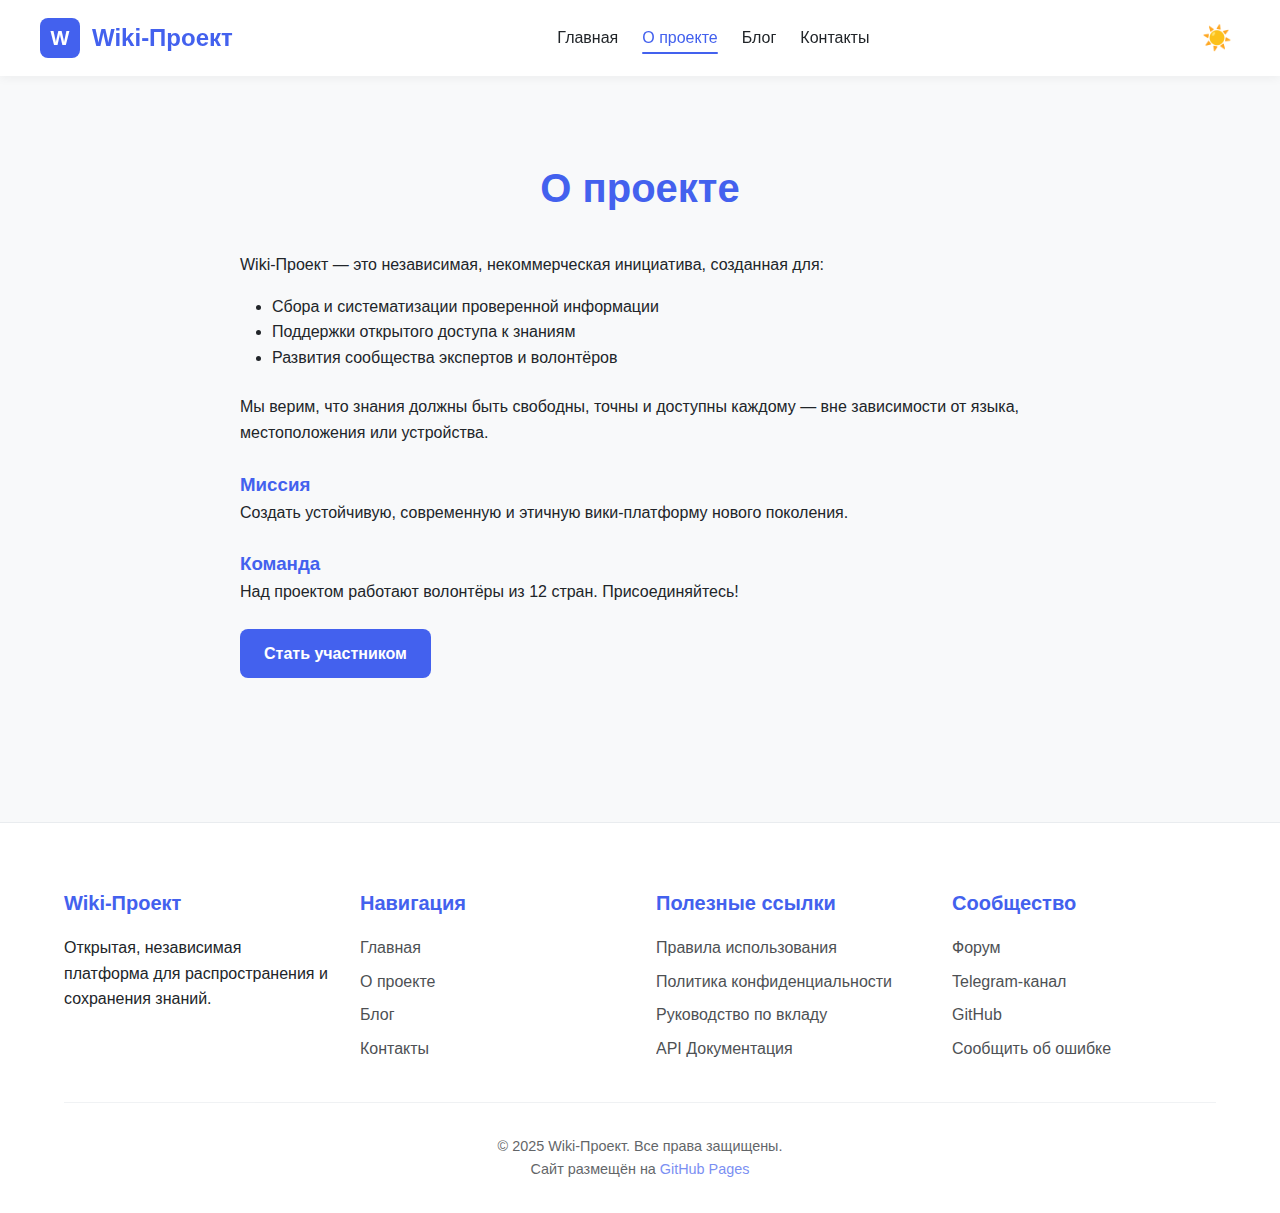
<file: about.html>
<!DOCTYPE html>
<html lang="ru">
<head>
  <meta charset="UTF-8" />
  <meta name="viewport" content="width=device-width, initial-scale=1.0"/>
  <title>Wiki-Проект | О проекте</title>
  <link rel="icon" href="https://placehold.co/32x32/4361ee/white?text=W" type="image/x-icon">
  <style>
    /* ===== Системные переменные ===== */
    :root {
      --primary: #4361ee;
      --primary-dark: #3a56d4;
      --secondary: #7209b7;
      --accent: #f72585;
      --light-bg: #f8f9fa;
      --dark-bg: #121212;
      --light-text: #212529;
      --dark-text: #f8f9fa;
      --card-bg-light: #ffffff;
      --card-bg-dark: #1e1e1e;
      --border-light: #e9ecef;
      --border-dark: #333333;
      --shadow-light: 0 4px 12px rgba(0,0,0,0.05);
      --shadow-dark: 0 4px 12px rgba(0,0,0,0.2);
      --transition: all 0.3s ease;
    }

    /* ===== Общие стили ===== */
    * {
      margin: 0;
      padding: 0;
      box-sizing: border-box;
    }

    body {
      font-family: -apple-system, BlinkMacSystemFont, 'Segoe UI', Roboto, Oxygen, Ubuntu, Cantarell, 'Open Sans', 'Helvetica Neue', sans-serif;
      line-height: 1.6;
      color: var(--light-text);
      background-color: var(--light-bg);
      transition: var(--transition);
    }

    body[data-theme="dark"] {
      background-color: var(--dark-bg);
      color: var(--dark-text);
    }

    .container {
      width: 100%;
      max-width: 1200px;
      margin: 0 auto;
      padding: 0 1.5rem;
    }

    .section {
      padding: 80px 0;
    }

    .section-title {
      font-size: 2.5rem;
      font-weight: 700;
      text-align: center;
      margin-bottom: 2rem;
      color: var(--primary);
    }

    body[data-theme="dark"] .section-title {
      color: #a0a0ff;
    }

    /* ===== Header ===== */
    header {
      background-color: var(--card-bg-light);
      box-shadow: 0 2px 10px rgba(0,0,0,0.05);
      position: sticky;
      top: 0;
      z-index: 1000;
      transition: var(--transition);
    }

    body[data-theme="dark"] header {
      background-color: var(--card-bg-dark);
      box-shadow: 0 2px 10px rgba(0,0,0,0.3);
    }

    .header-container {
      display: flex;
      justify-content: space-between;
      align-items: center;
      padding: 1rem 0;
    }

    .logo {
      display: flex;
      align-items: center;
      gap: 0.75rem;
      text-decoration: none;
      font-size: 1.5rem;
      font-weight: 700;
      color: var(--primary);
    }

    .logo-img {
      width: 40px;
      height: 40px;
      border-radius: 8px;
      background-color: var(--primary);
      color: white;
      display: flex;
      align-items: center;
      justify-content: center;
      font-weight: bold;
      font-size: 1.25rem;
    }

    nav ul {
      display: flex;
      list-style: none;
      gap: 1.5rem;
    }

    nav a {
      text-decoration: none;
      font-weight: 500;
      color: var(--light-text);
      padding: 0.5rem 0;
      position: relative;
      transition: var(--transition);
    }

    body[data-theme="dark"] nav a {
      color: var(--dark-text);
    }

    nav a:hover {
      color: var(--primary);
    }

    nav a.active,
    nav a.active:hover {
      color: var(--primary);
    }

    nav a.active::after {
      content: '';
      position: absolute;
      bottom: 0;
      left: 0;
      width: 100%;
      height: 2px;
      background-color: var(--primary);
      border-radius: 1px;
    }

    .mobile-toggle,
    .theme-toggle {
      background: none;
      border: none;
      font-size: 1.5rem;
      cursor: pointer;
      padding: 0.5rem;
      border-radius: 6px;
      transition: var(--transition);
    }

    .mobile-toggle:hover,
    .theme-toggle:hover {
      background-color: rgba(67, 97, 238, 0.1);
    }

    body[data-theme="dark"] .mobile-toggle:hover,
    body[data-theme="dark"] .theme-toggle:hover {
      background-color: rgba(255, 255, 255, 0.1);
    }

    /* Mobile menu */
    .mobile-toggle {
      display: none;
    }

    /* ===== Контент ===== */
    .btn {
      display: inline-block;
      background-color: var(--primary);
      color: white;
      padding: 0.75rem 1.5rem;
      border-radius: 8px;
      text-decoration: none;
      font-weight: 600;
      transition: var(--transition);
      border: none;
      cursor: pointer;
    }

    .btn:hover {
      background-color: var(--primary-dark);
      transform: translateY(-2px);
      box-shadow: 0 4px 8px rgba(67, 97, 238, 0.3);
    }

    /* ===== Footer ===== */
    footer {
      background-color: var(--card-bg-light);
      padding: 4rem 0 2rem;
      margin-top: 4rem;
      border-top: 1px solid var(--border-light);
    }

    body[data-theme="dark"] footer {
      background-color: var(--card-bg-dark);
      border-top: 1px solid var(--border-dark);
    }

    .footer-grid {
      display: grid;
      grid-template-columns: repeat(4, 1fr);
      gap: 2rem;
      margin-bottom: 2rem;
    }

    .footer-col h3 {
      font-size: 1.25rem;
      margin-bottom: 1rem;
      color: var(--primary);
    }

    body[data-theme="dark"] .footer-col h3 {
      color: #a0a0ff;
    }

    .footer-links {
      list-style: none;
    }

    .footer-links li {
      margin-bottom: 0.5rem;
    }

    .footer-links a {
      text-decoration: none;
      color: var(--light-text);
      opacity: 0.8;
      transition: var(--transition);
    }

    body[data-theme="dark"] .footer-links a {
      color: var(--dark-text);
    }

    .footer-links a:hover {
      opacity: 1;
      color: var(--primary);
    }

    .copyright {
      text-align: center;
      padding-top: 2rem;
      border-top: 1px solid var(--border-light);
      font-size: 0.9rem;
      opacity: 0.7;
    }

    body[data-theme="dark"] .copyright {
      border-top: 1px solid var(--border-dark);
    }

    .copyright a {
      color: var(--primary);
      text-decoration: none;
    }

    body[data-theme="dark"] .copyright a {
      color: #a0a0ff;
    }

    /* ===== Адаптив ===== */
    @media (max-width: 900px) {
      .footer-grid {
        grid-template-columns: repeat(2, 1fr);
      }
    }

    @media (max-width: 768px) {
      .header-container {
        flex-wrap: wrap;
      }

      .mobile-toggle {
        display: block;
        margin-left: auto;
      }

      nav {
        position: relative;
        width: 100%;
      }

      nav ul {
        display: none;
        flex-direction: column;
        position: absolute;
        top: 100%;
        left: 0;
        right: 0;
        background: var(--light-bg);
        box-shadow: 0 5px 10px rgba(0,0,0,0.1);
        padding: 1rem 0;
      }

      body[data-theme="dark"] nav ul {
        background: var(--dark-bg);
        box-shadow: 0 5px 10px rgba(0,0,0,0.3);
      }

      nav ul.show {
        display: flex;
      }

      nav ul li {
        text-align: center;
        padding: 0.75rem 0;
      }

      .section {
        padding: 50px 0;
      }

      .section-title {
        font-size: 2rem;
      }
    }

    @media (max-width: 500px) {
      .footer-grid {
        grid-template-columns: 1fr;
      }

      .logo span {
        display: none;
      }

      .logo {
        font-size: 1.25rem;
      }
    }
  </style>
</head>
<body data-theme="light">
  <header>
    <div class="container header-container">
      <a href="index.html" class="logo">
        <div class="logo-img">W</div>
        <span>Wiki-Проект</span>
      </a>
      <button class="mobile-toggle" id="mobileToggle">☰</button>
      <nav>
        <ul id="navMenu">
          <li><a href="index.html">Главная</a></li>
          <li><a href="about.html" class="active">О проекте</a></li>
          <li><a href="blog.html">Блог</a></li>
          <li><a href="contact.html">Контакты</a></li>
        </ul>
      </nav>
      <button class="theme-toggle" id="themeToggle">☀️</button>
    </div>
  </header>

  <section class="section">
    <div class="container">
      <h1 class="section-title">О проекте</h1>
      <div style="max-width: 800px; margin: 0 auto; text-align: left;">
        <p>Wiki-Проект — это независимая, некоммерческая инициатива, созданная для:</p>
        <ul style="margin: 1rem 0 1.5rem 1.5rem; padding-left: 0.5rem;">
          <li>Сбора и систематизации проверенной информации</li>
          <li>Поддержки открытого доступа к знаниям</li>
          <li>Развития сообщества экспертов и волонтёров</li>
        </ul>
        <p>Мы верим, что знания должны быть свободны, точны и доступны каждому — вне зависимости от языка, местоположения или устройства.</p>
        <h3 style="margin-top: 1.5rem; color: var(--primary);">Миссия</h3>
        <p>Создать устойчивую, современную и этичную вики-платформу нового поколения.</p>
        <h3 style="margin-top: 1.5rem; color: var(--primary);">Команда</h3>
        <p>Над проектом работают волонтёры из 12 стран. Присоединяйтесь!</p>
        <a href="contact.html" class="btn" style="margin-top: 1.5rem; display: inline-block;">Стать участником</a>
      </div>
    </div>
  </section>

  <footer>
    <div class="container">
      <div class="footer-grid">
        <div class="footer-col">
          <h3>Wiki-Проект</h3>
          <p>Открытая, независимая платформа для распространения и сохранения знаний.</p>
        </div>
        <div class="footer-col">
          <h3>Навигация</h3>
          <ul class="footer-links">
            <li><a href="index.html">Главная</a></li>
            <li><a href="about.html">О проекте</a></li>
            <li><a href="blog.html">Блог</a></li>
            <li><a href="contact.html">Контакты</a></li>
          </ul>
        </div>
        <div class="footer-col">
          <h3>Полезные ссылки</h3>
          <ul class="footer-links">
            <li><a href="#">Правила использования</a></li>
            <li><a href="#">Политика конфиденциальности</a></li>
            <li><a href="#">Руководство по вкладу</a></li>
            <li><a href="#">API Документация</a></li>
          </ul>
        </div>
        <div class="footer-col">
          <h3>Сообщество</h3>
          <ul class="footer-links">
            <li><a href="#">Форум</a></li>
            <li><a href="#">Telegram-канал</a></li>
            <li><a href="#">GitHub</a></li>
            <li><a href="#">Сообщить об ошибке</a></li>
          </ul>
        </div>
      </div>
      <div class="copyright">
        &copy; 2025 Wiki-Проект. Все права защищены. <br>
        Сайт размещён на <a href="https://pages.github.com/">GitHub Pages</a>
      </div>
    </div>
  </footer>

  <script>
    // Mobile menu toggle
    const mobileToggle = document.getElementById('mobileToggle');
    const navMenu = document.getElementById('navMenu');

    mobileToggle.addEventListener('click', () => {
      navMenu.classList.toggle('show');
    });

    // Theme toggle
    const themeToggle = document.getElementById('themeToggle');
    const body = document.body;

    // Check for saved theme preference or respect system preference
    const savedTheme = localStorage.getItem('theme');
    const systemPrefersDark = window.matchMedia('(prefers-color-scheme: dark)').matches;

    if (savedTheme === 'dark' || (!savedTheme && systemPrefersDark)) {
      body.setAttribute('data-theme', 'dark');
      themeToggle.textContent = '🌙';
    }

    themeToggle.addEventListener('click', () => {
      const currentTheme = body.getAttribute('data-theme');
      if (currentTheme === 'light') {
        body.setAttribute('data-theme', 'dark');
        themeToggle.textContent = '🌙';
        localStorage.setItem('theme', 'dark');
      } else {
        body.setAttribute('data-theme', 'light');
        themeToggle.textContent = '☀️';
        localStorage.setItem('theme', 'light');
      }
    });
  </script>
</body>
</html>
</file>
